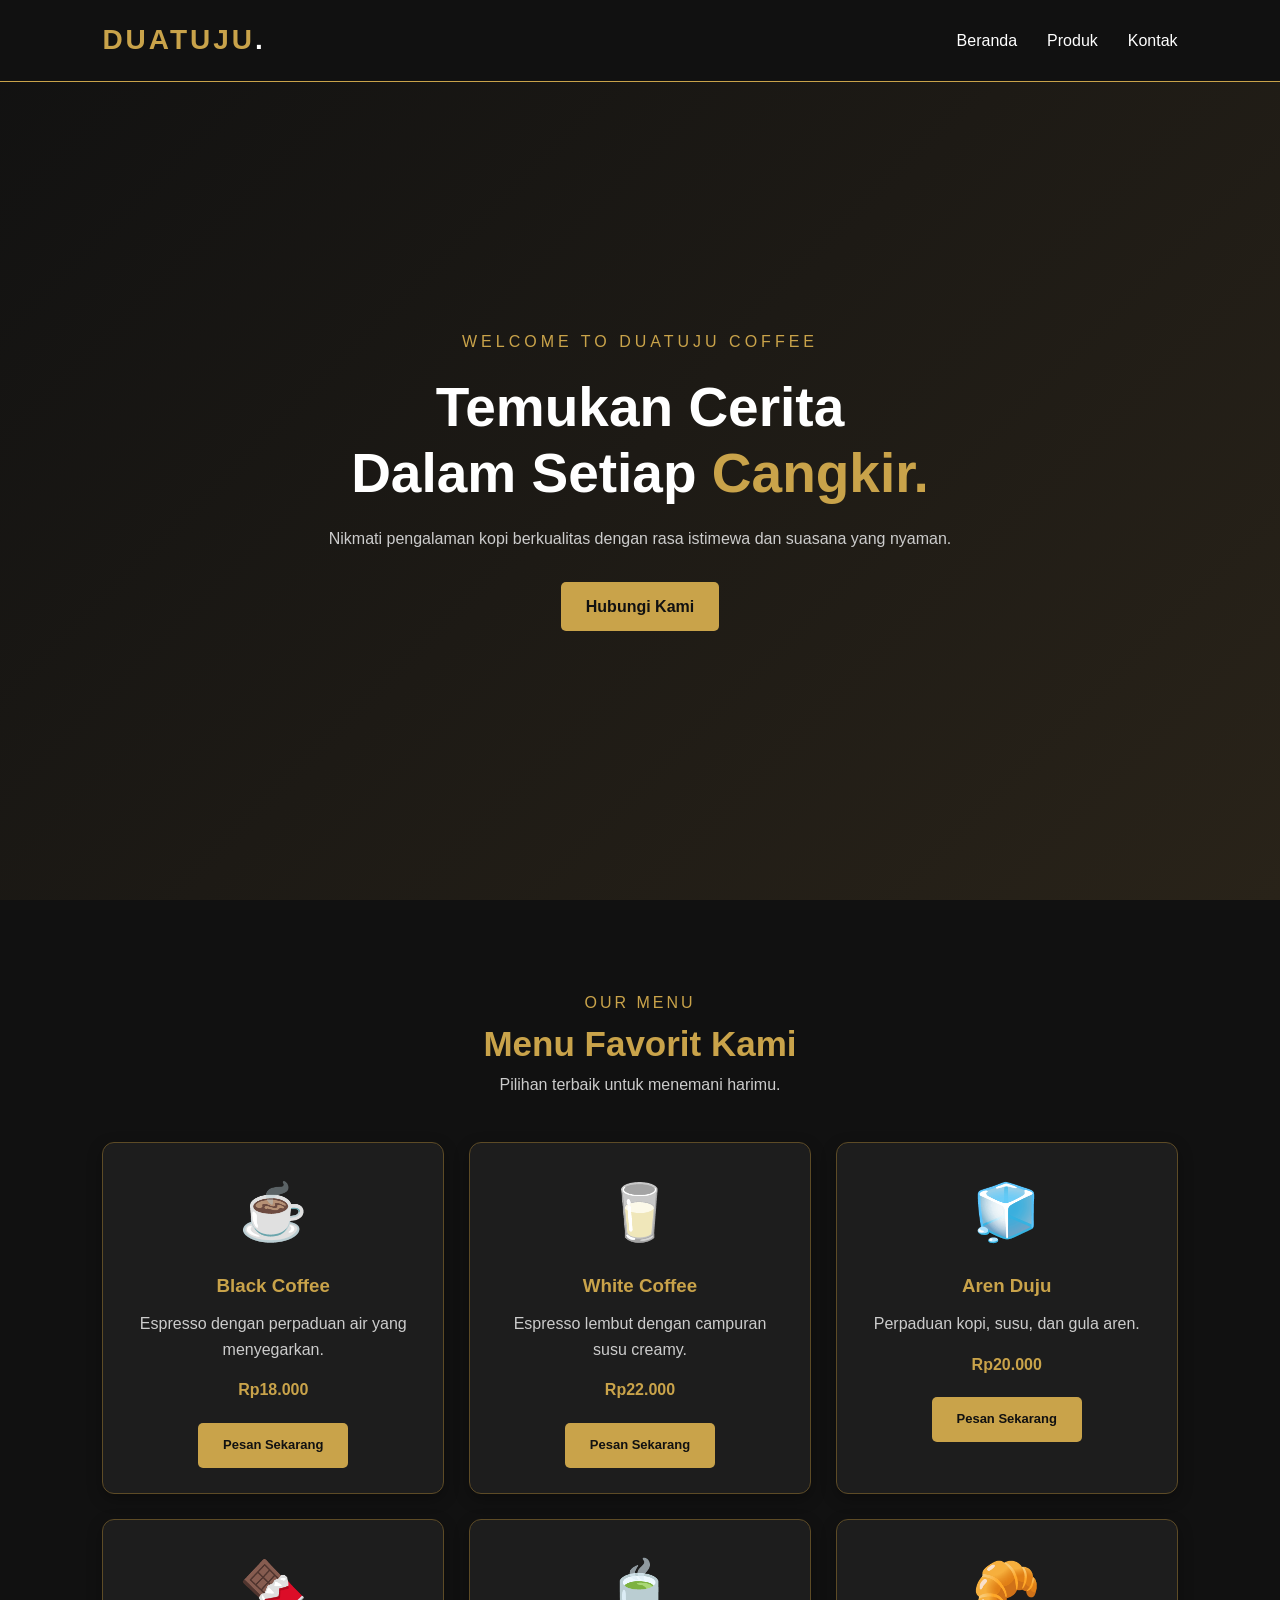
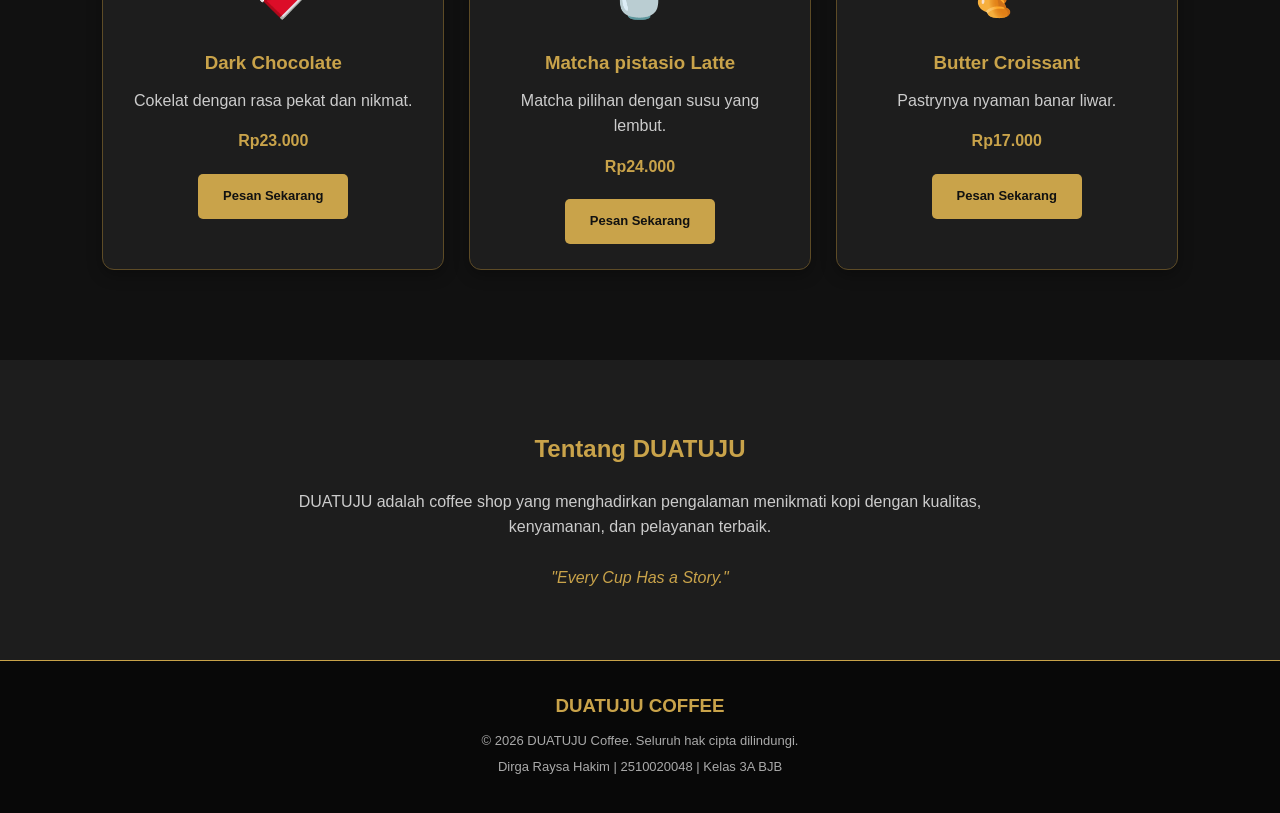
<file: uts_web1_2510020048/index.html>
<!DOCTYPE html>
<html lang="id">
<head>
    <meta charset="UTF-8">
    <meta name="viewport" content="width=device-width, initial-scale=1.0">
    <title>DUATUJU Coffee | Dirga Raysa Hakim</title>
    <link rel="stylesheet" href="css/kim.css">
</head>
<body>

    <!-- NAVBAR -->
    <header>
        <nav class="navbar">
            <a href="index.html" class="logo">DUATUJU<span>.</span></a>

            <ul class="nav-menu">
                <li><a href="index.html">Beranda</a></li>
                <li><a href="#produk">Produk</a></li>
                <li><a href="kontak.html">Kontak</a></li>
            </ul>
        </nav>
    </header>

    <main>

        <!-- HERO SECTION -->
        <section class="hero">
            <div class="hero-content">
                <p class="subtitle">WELCOME TO DUATUJU COFFEE</p>

                <h1>Temukan Cerita<br>
                    Dalam Setiap <span>Cangkir.</span>
                </h1>

                <p>
                    Nikmati pengalaman kopi berkualitas dengan
                    rasa istimewa dan suasana yang nyaman.
                </p>

                <a href="kontak.html" class="btn">
                    Hubungi Kami
                </a>
            </div>
        </section>

        <!-- PRODUK -->
        <section class="produk" id="produk">
            <div class="section-title">
                <p>OUR MENU</p>
                <h2>Menu Favorit Kami</h2>
                <span>Pilihan terbaik untuk menemani harimu.</span>
            </div>

            <div class="produk-container">

                <article class="card">
                    <div class="product-image">☕</div>
                    <h3>Black Coffee</h3>
                    <p>Espresso dengan perpaduan air yang menyegarkan.</p>
                    <h4>Rp18.000</h4>
                    <a href="kontak.html" class="card-btn">Pesan Sekarang</a>
                </article>

                <article class="card">
                    <div class="product-image">🥛</div>
                    <h3>White Coffee</h3>
                    <p>Espresso lembut dengan campuran susu creamy.</p>
                    <h4>Rp22.000</h4>
                    <a href="kontak.html" class="card-btn">Pesan Sekarang</a>
                </article>

                <article class="card">
                    <div class="product-image">🧊</div>
                    <h3>Aren Duju</h3>
                    <p>Perpaduan kopi, susu, dan gula aren.</p>
                    <h4>Rp20.000</h4>
                    <a href="kontak.html" class="card-btn">Pesan Sekarang</a>
                </article>

                <article class="card">
                    <div class="product-image">🍫</div>
                    <h3>Dark Chocolate</h3>
                    <p>Cokelat dengan rasa pekat dan nikmat.</p>
                    <h4>Rp23.000</h4>
                    <a href="kontak.html" class="card-btn">Pesan Sekarang</a>
                </article>

                <article class="card">
                    <div class="product-image">🍵</div>
                    <h3>Matcha pistasio Latte</h3>
                    <p>Matcha pilihan dengan susu yang lembut.</p>
                    <h4>Rp24.000</h4>
                    <a href="kontak.html" class="card-btn">Pesan Sekarang</a>
                </article>

                <article class="card">
                    <div class="product-image">🥐</div>
                    <h3>Butter Croissant</h3>
                    <p>Pastrynya nyaman banar liwar.</p>
                    <h4>Rp17.000</h4>
                    <a href="kontak.html" class="card-btn">Pesan Sekarang</a>
                </article>

            </div>
        </section>

        <!-- TENTANG KAMI -->
        <section class="tentang">
            <h2>Tentang DUATUJU</h2>
            <p>
                DUATUJU adalah coffee shop yang menghadirkan
                pengalaman menikmati kopi dengan kualitas,
                kenyamanan, dan pelayanan terbaik.
            </p>

            <blockquote>
                "Every Cup Has a Story."
            </blockquote>
        </section>

    </main>

    <!-- FOOTER -->
    <footer>
        <h3>DUATUJU COFFEE</h3>
        <p>
            © 2026 DUATUJU Coffee. Seluruh hak cipta dilindungi.
        </p>
        <p>
            Dirga Raysa Hakim | 2510020048 | Kelas 3A BJB
        </p>
    </footer>

</body>
</html>
</file>
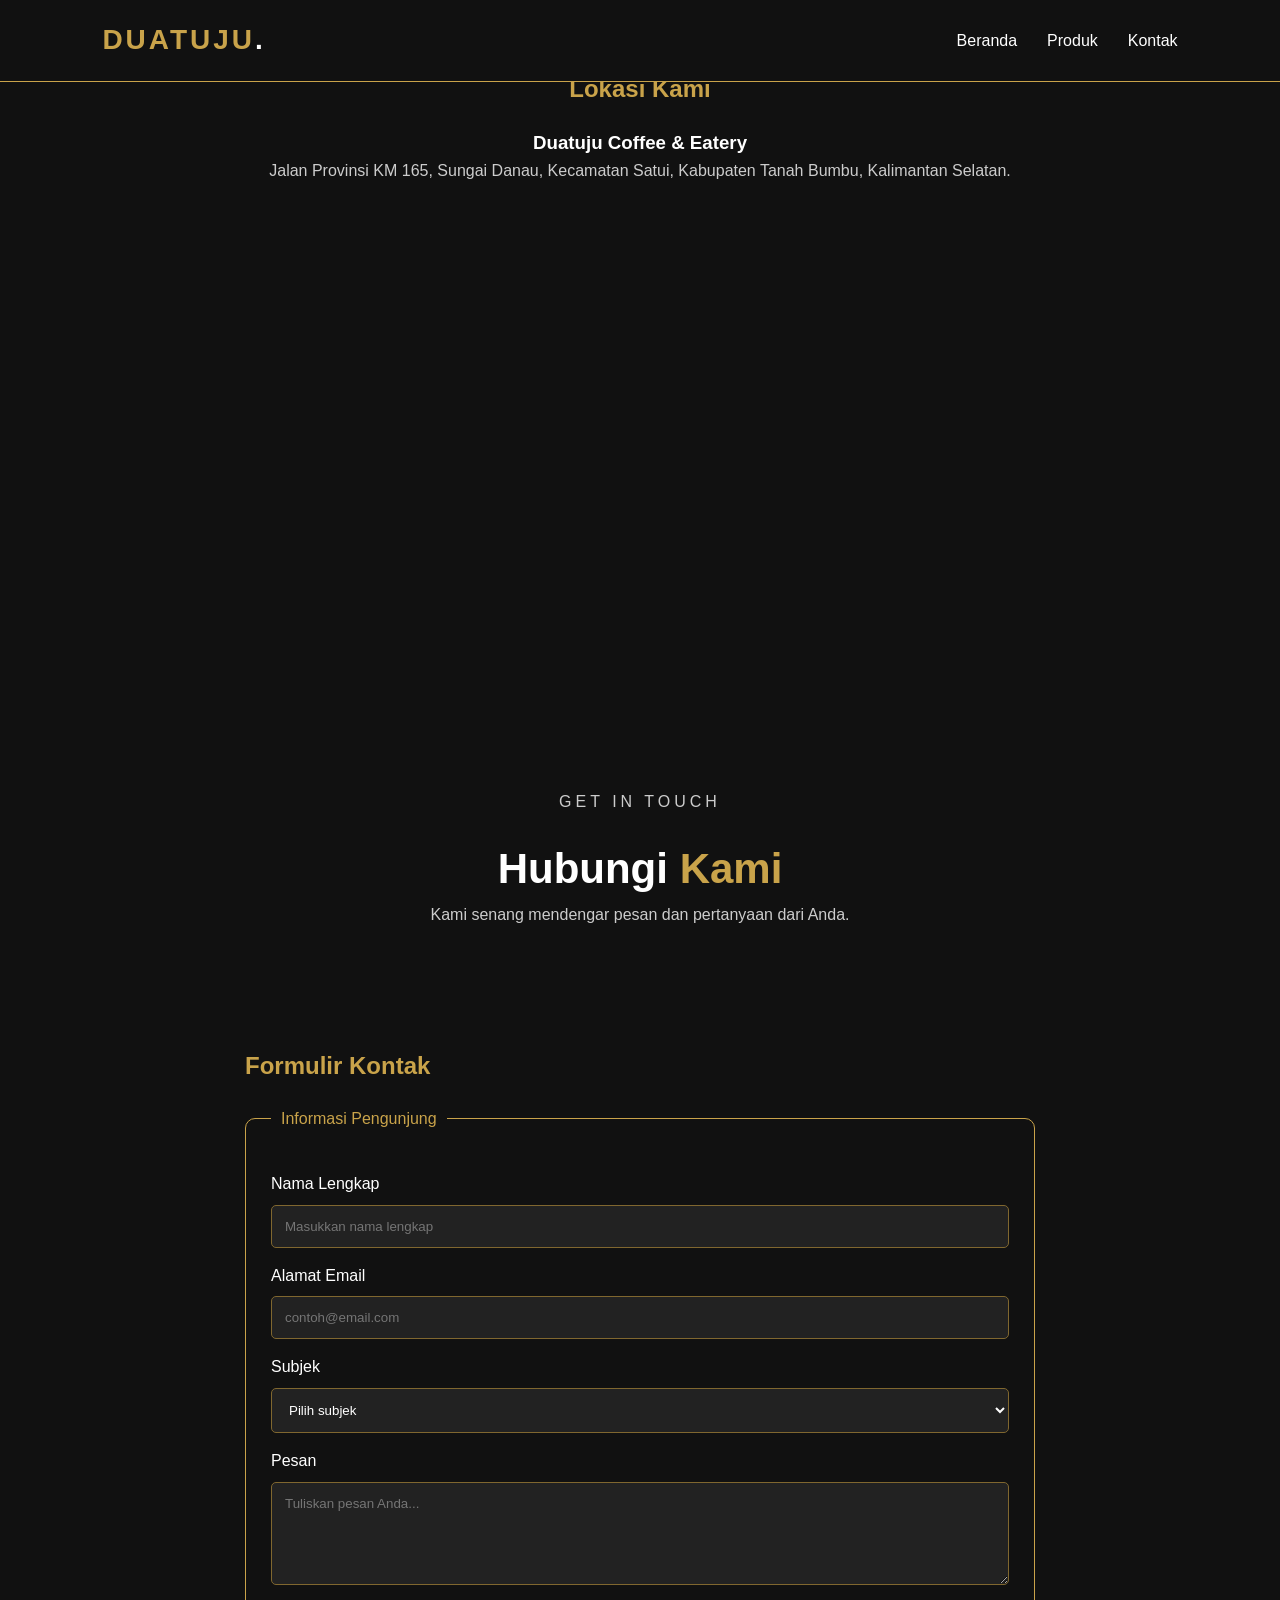
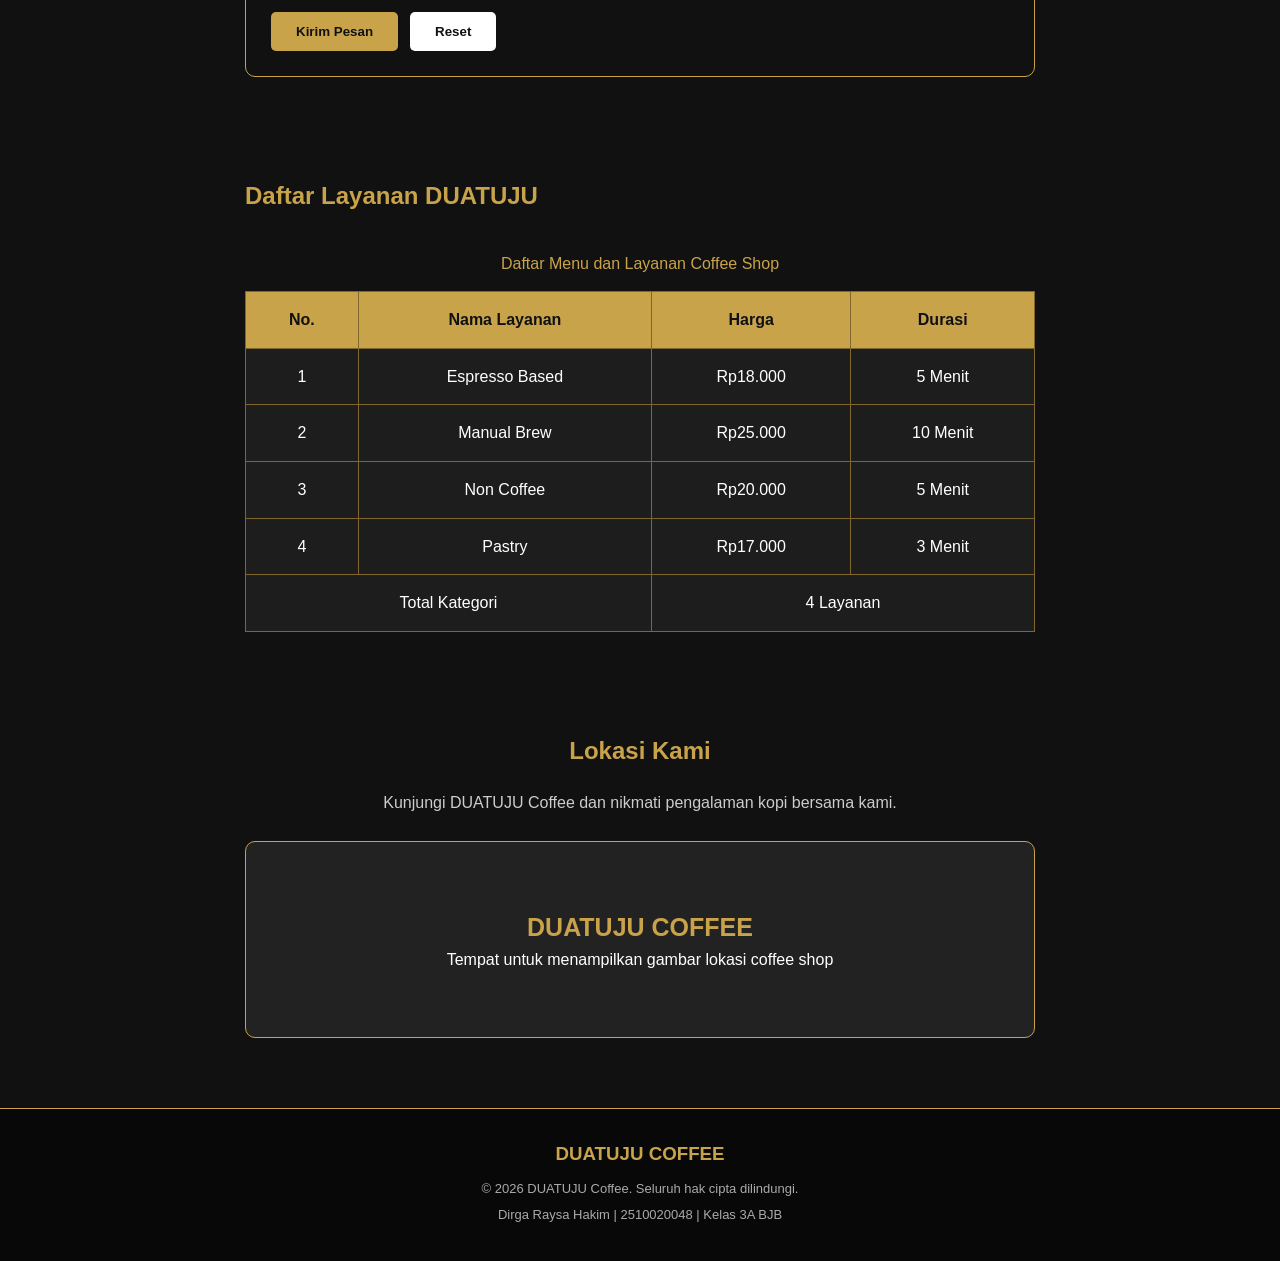
<file: uts_web1_2510020048/kontak.html>
<!DOCTYPE html>
<html lang="id">
<head>
    <meta charset="UTF-8">
    <meta name="viewport" content="width=device-width, initial-scale=1.0">
    <title>Kontak DUATUJU Coffee | Dirga Raysa Hakim</title>
    <link rel="stylesheet" href="css/kim.css">
</head>


<!-- LOKASI -->
<section class="location-section">
    <h2>Lokasi Kami</h2>
    <h3>Duatuju Coffee & Eatery</h3>

    <p>
        Jalan Provinsi KM 165, Sungai Danau,
        Kecamatan Satui, Kabupaten Tanah Bumbu,
        Kalimantan Selatan.
    </p>

    <div class="peta">
        <iframe
            src="https://maps.google.com/maps?q=Duatuju%20Coffee%20%26%20Eatery%2C%20Sungai%20Danau%2C%20Satui%2C%20Tanah%20Bumbu&output=embed"
            width="100%"
            height="350"
            style="border:0;"
            allowfullscreen
            loading="lazy">
        </iframe>
    </div>
</section>


<body>

    <!-- NAVBAR -->
    <header>
        <nav class="navbar">
            <a href="index.html" class="logo">DUATUJU<span>.</span></a>

            <ul class="nav-menu">
                <li><a href="index.html">Beranda</a></li>
                <li><a href="index.html#produk">Produk</a></li>
                <li><a href="kontak.html">Kontak</a></li>
            </ul>
        </nav>
    </header>

    <main class="contact-main">

        <!-- JUDUL -->
        <section class="contact-heading">
            <p class="subtitle">GET IN TOUCH</p>
            <h1>Hubungi <span>Kami</span></h1>
            <p>Kami senang mendengar pesan dan pertanyaan dari Anda.</p>
        </section>

        <!-- FORM KONTAK -->
        <section class="contact-form">
            <h2>Formulir Kontak</h2>

            <form action="#" method="get">
                <fieldset>
                    <legend>Informasi Pengunjung</legend>

                    <label for="nama">Nama Lengkap</label>
                    <input type="text" id="nama" name="nama"
                        placeholder="Masukkan nama lengkap" required>

                    <label for="email">Alamat Email</label>
                    <input type="email" id="email" name="email"
                        placeholder="contoh@email.com" required>

                    <label for="subjek">Subjek</label>
                    <select id="subjek" name="subjek" required>
                        <option value="">Pilih subjek</option>
                        <option value="informasi">Informasi Produk</option>
                        <option value="pesanan">Pemesanan</option>
                        <option value="kerja sama">Kerja Sama</option>
                        <option value="lainnya">Lainnya</option>
                    </select>

                    <label for="pesan">Pesan</label>
                    <textarea id="pesan" name="pesan" rows="5"
                        placeholder="Tuliskan pesan Anda..."></textarea>

                    <div class="form-buttons">
                        <button type="submit">Kirim Pesan</button>
                        <button type="reset" class="reset-btn">Reset</button>
                    </div>
                </fieldset>
            </form>
        </section>

        <!-- TABEL LAYANAN -->
        <section class="service-section">
            <h2>Daftar Layanan DUATUJU</h2>

            <div class="table-wrapper">
                <table>
                    <caption>Daftar Menu dan Layanan Coffee Shop</caption>

                    <thead>
                        <tr>
                            <th>No.</th>
                            <th>Nama Layanan</th>
                            <th>Harga</th>
                            <th>Durasi</th>
                        </tr>
                    </thead>

                    <tbody>
                        <tr>
                            <td>1</td>
                            <td>Espresso Based</td>
                            <td>Rp18.000</td>
                            <td>5 Menit</td>
                        </tr>
                        <tr>
                            <td>2</td>
                            <td>Manual Brew</td>
                            <td>Rp25.000</td>
                            <td>10 Menit</td>
                        </tr>
                        <tr>
                            <td>3</td>
                            <td>Non Coffee</td>
                            <td>Rp20.000</td>
                            <td>5 Menit</td>
                        </tr>
                        <tr>
                            <td>4</td>
                            <td>Pastry</td>
                            <td>Rp17.000</td>
                            <td>3 Menit</td>
                        </tr>
                        <tr>
                            <td colspan="2">Total Kategori</td>
                            <td colspan="2">4 Layanan</td>
                        </tr>
                    </tbody>
                </table>
            </div>
        </section>

        <!-- LOKASI -->
        <section class="location-section">
            <h2>Lokasi Kami</h2>
            <p>Kunjungi DUATUJU Coffee dan nikmati pengalaman kopi bersama kami.</p>

            <div class="location-placeholder">
                <p>DUATUJU COFFEE</p>
                <span>Tempat untuk menampilkan gambar lokasi coffee shop</span>
            </div>
        </section>

    </main>

    <!-- FOOTER -->
    <footer>
        <h3>DUATUJU COFFEE</h3>
        <p>© 2026 DUATUJU Coffee. Seluruh hak cipta dilindungi.</p>
        <p>Dirga Raysa Hakim | 2510020048 | Kelas 3A BJB</p>
    </footer>

</body>
</html>
</file>
<file: uts_web1_2510020048/css/kim.css>
/* RESET */
* {
    margin: 0;
    padding: 0;
    box-sizing: border-box;
}

html {
    scroll-behavior: smooth;
}

body {
    font-family: Arial, sans-serif;
    background: #111111;
    color: #ffffff;
    line-height: 1.6;
}

/* NAVBAR */
header {
    position: fixed;
    top: 0;
    width: 100%;
    z-index: 1000;
    background: #111111;
    border-bottom: 1px solid #C9A34A;
}

.navbar {
    display: flex;
    justify-content: space-between;
    align-items: center;
    padding: 18px 8%;
}

.logo {
    color: #C9A34A;
    font-size: 28px;
    font-weight: bold;
    text-decoration: none;
    letter-spacing: 3px;
}

.logo span {
    color: white;
}

.nav-menu {
    display: flex;
    list-style: none;
    gap: 30px;
}

.nav-menu a {
    color: white;
    text-decoration: none;
    transition: 0.3s;
}

.nav-menu a:hover {
    color: #C9A34A;
}

/* HERO */
.hero {
    min-height: 100vh;
    display: flex;
    justify-content: center;
    align-items: center;
    text-align: center;
    padding: 120px 20px 60px;
    background: linear-gradient(135deg, #111111, #292319);
}

.hero-content {
    max-width: 750px;
}

.subtitle {
    color: #C9A34A;
    letter-spacing: 4px;
    margin-bottom: 20px;
}

.hero h1 {
    font-size: 55px;
    line-height: 1.2;
    margin-bottom: 20px;
}

.hero h1 span {
    color: #C9A34A;
}

.hero-content > p:not(.subtitle) {
    color: #cccccc;
    margin-bottom: 30px;
}

.btn, .card-btn {
    display: inline-block;
    background: #C9A34A;
    color: #111111;
    padding: 12px 25px;
    text-decoration: none;
    font-weight: bold;
    border-radius: 5px;
    transition: 0.3s;
}

.btn:hover, .card-btn:hover {
    background: #ffffff;
    transform: translateY(-3px);
}

/* PRODUK */
.produk {
    padding: 90px 8%;
}

.section-title {
    text-align: center;
    margin-bottom: 45px;
}

.section-title > p {
    color: #C9A34A;
    letter-spacing: 3px;
}

.section-title h2 {
    font-size: 35px;
    color: #C9A34A;
}

.section-title span {
    color: #cccccc;
}

.produk-container {
    display: grid;
    grid-template-columns: repeat(3, 1fr);
    gap: 25px;
}

.card {
    background: #1d1d1d;
    padding: 25px;
    text-align: center;
    border: 1px solid #5d4b26;
    border-radius: 12px;
    box-shadow: 0 5px 15px rgba(0,0,0,0.3);
    transition: 0.3s;
}

.card:hover {
    transform: translateY(-8px);
    border-color: #C9A34A;
    box-shadow: 0 8px 25px rgba(201,163,74,0.2);
}

.product-image {
    font-size: 55px;
    margin-bottom: 15px;
}

.card h3 {
    color: #C9A34A;
    margin-bottom: 10px;
}

.card p {
    color: #cccccc;
    margin-bottom: 15px;
}

.card h4 {
    color: #C9A34A;
    margin-bottom: 20px;
}

.card-btn {
    font-size: 13px;
}

/* TENTANG */
.tentang {
    padding: 70px 10%;
    text-align: center;
    background: #1d1d1d;
}

.tentang h2 {
    color: #C9A34A;
    margin-bottom: 20px;
}

.tentang p {
    max-width: 700px;
    margin: auto;
    color: #cccccc;
}

.tentang blockquote {
    color: #C9A34A;
    font-style: italic;
    margin-top: 25px;
}

/* FOOTER */
footer {
    background: #080808;
    text-align: center;
    padding: 30px 15px;
    border-top: 1px solid #C9A34A;
}

footer h3 {
    color: #C9A34A;
    margin-bottom: 10px;
}

footer p {
    color: #aaaaaa;
    font-size: 13px;
    margin: 5px;
}

/* RESPONSIVE */
@media (max-width: 768px) {
    .navbar {
        flex-direction: column;
        gap: 12px;
    }

    .nav-menu {
        gap: 18px;
        flex-wrap: wrap;
        justify-content: center;
    }

    .hero h1 {
        font-size: 36px;
    }

    .produk-container {
        grid-template-columns: 1fr;
    }

    .section-title h2 {
        font-size: 28px;
    }
}


/* HALAMAN KONTAK */
.contact-main {
    padding-top: 110px;
    background: #111111;
}

.contact-heading {
    text-align: center;
    padding: 50px 20px;
}

.contact-heading h1 {
    font-size: 42px;
    color: white;
}

.contact-heading h1 span {
    color: #C9A34A;
}

.contact-heading p {
    color: #cccccc;
}

.contact-form,
.service-section,
.location-section {
    max-width: 850px;
    margin: 40px auto;
    padding: 30px;
}

.contact-form h2,
.service-section h2,
.location-section h2 {
    color: #C9A34A;
    margin-bottom: 20px;
}

.contact-form fieldset {
    border: 1px solid #C9A34A;
    border-radius: 10px;
    padding: 25px;
}

.contact-form legend {
    color: #C9A34A;
    padding: 0 10px;
}

.contact-form label {
    display: block;
    margin: 15px 0 8px;
    color: white;
}

.contact-form input,
.contact-form select,
.contact-form textarea {
    width: 100%;
    padding: 13px;
    background: #222222;
    color: white;
    border: 1px solid #80672f;
    border-radius: 5px;
    font-family: Arial, sans-serif;
}

.form-buttons {
    display: flex;
    gap: 12px;
    margin-top: 20px;
}

.form-buttons button {
    padding: 12px 25px;
    border: none;
    border-radius: 5px;
    background: #C9A34A;
    color: #111111;
    font-weight: bold;
    cursor: pointer;
}

.form-buttons .reset-btn {
    background: white;
}

/* TABEL LAYANAN */
.table-wrapper {
    overflow-x: auto;
}

table {
    width: 100%;
    border-collapse: collapse;
    background: #1d1d1d;
    color: white;
}

caption {
    color: #C9A34A;
    padding: 15px;
}

th, td {
    padding: 15px;
    border: 1px solid #80672f;
    text-align: center;
}

th {
    background: #C9A34A;
    color: #111111;
}

/* LOKASI */
.location-section {
    text-align: center;
}

.location-section p {
    color: #cccccc;
}

.location-placeholder {
    margin-top: 25px;
    padding: 65px 20px;
    background: #222222;
    border: 1px solid #C9A34A;
    border-radius: 10px;
}

.location-placeholder p {
    color: #C9A34A;
    font-size: 25px;
    font-weight: bold;
}

/* RESPONSIVE KONTAK */
@media (max-width: 768px) {
    .contact-heading h1 {
        font-size: 32px;
    }

    .contact-form,
    .service-section,
    .location-section {
        margin: 20px 10px;
        padding: 20px;
    }

    .form-buttons {
        flex-direction: column;
    }

    .form-buttons button {
        width: 100%;
    }

    th, td {
        padding: 10px;
        font-size: 13px;
    }
}



/* RESPONSIVE IMAGE */
img {
    max-width: 100%;
    height: auto;
}

/* GOOGLE MAPS */
.peta {
    max-width: 900px;
    margin: 25px auto 0;
    overflow: hidden;
    border-radius: 12px;
}

.peta iframe {
    display: block;
    width: 100%;
}
</file>
